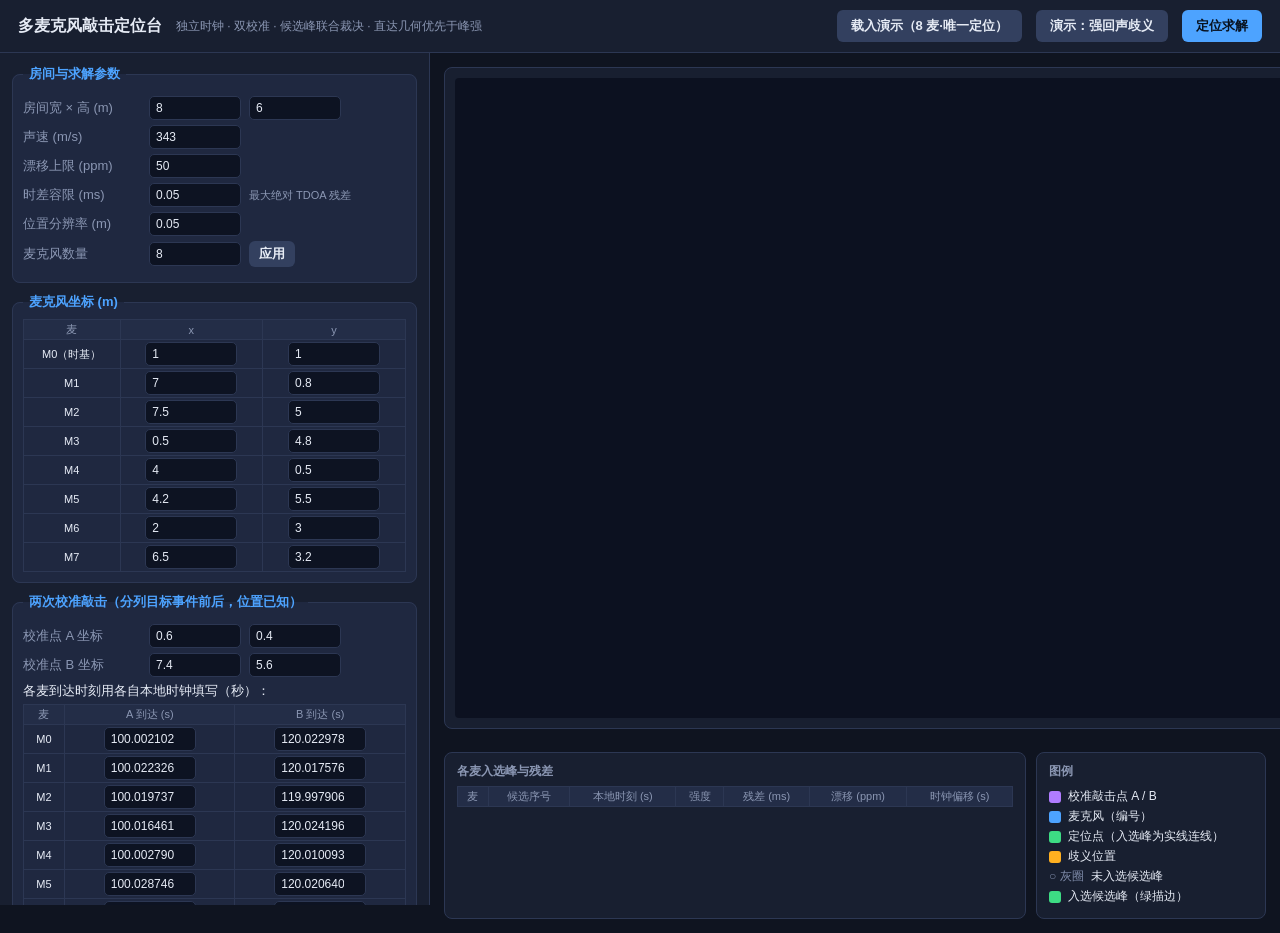
<file: app/static/index.html>
<!DOCTYPE html>
<html lang="zh-CN">
<head>
<meta charset="UTF-8">
<meta name="viewport" content="width=device-width, initial-scale=1.0">
<title>多麦克风敲击定位台</title>
<style>
  :root {
    --bg: #0f1420; --panel: #181f30; --panel2: #1f2840; --line: #2c3753;
    --text: #e6ebf5; --muted: #8b97b3; --accent: #4da3ff; --ok: #3ddc84;
    --warn: #ffb020; --err: #ff5c5c; --mic: #4da3ff; --src: #3ddc84;
    --alt: #ffb020; --calib: #b07cff;
  }
  * { box-sizing: border-box; }
  body {
    margin: 0; font-family: -apple-system, "Segoe UI", "PingFang SC",
      "Microsoft YaHei", sans-serif;
    background: var(--bg); color: var(--text); font-size: 13px;
  }
  header {
    padding: 10px 18px; background: var(--panel); border-bottom: 1px solid var(--line);
    display: flex; align-items: center; gap: 14px; flex-wrap: wrap;
  }
  header h1 { font-size: 16px; margin: 0; font-weight: 600; }
  header .sub { color: var(--muted); font-size: 12px; }
  .layout { display: flex; min-height: calc(100vh - 48px); }
  .sidebar {
    width: 430px; min-width: 430px; max-height: calc(100vh - 48px);
    overflow-y: auto; padding: 12px; border-right: 1px solid var(--line);
    background: var(--panel);
  }
  .main { flex: 1; padding: 14px; overflow: auto; }
  fieldset {
    border: 1px solid var(--line); border-radius: 8px; margin: 0 0 10px;
    padding: 8px 10px 10px; background: var(--panel2);
  }
  legend { padding: 0 6px; color: var(--accent); font-weight: 600; }
  .row { display: flex; gap: 8px; align-items: center; margin: 5px 0; flex-wrap: wrap; }
  .row label { color: var(--muted); min-width: 118px; }
  .row .hint { color: var(--muted); font-size: 11px; }
  input[type=number], input[type=text] {
    background: #0d1322; border: 1px solid var(--line); color: var(--text);
    border-radius: 5px; padding: 4px 6px; width: 92px; font-size: 12px;
  }
  input.wide { width: 150px; }
  button {
    background: var(--accent); color: #08111f; border: 0; border-radius: 6px;
    padding: 7px 14px; font-weight: 600; cursor: pointer; font-size: 13px;
  }
  button:hover { filter: brightness(1.1); }
  button.secondary { background: #33405f; color: var(--text); }
  table { border-collapse: collapse; width: 100%; font-size: 11px; }
  th, td { border: 1px solid var(--line); padding: 2px 4px; text-align: center; }
  th { background: #232d47; color: var(--muted); font-weight: 500; }
  td input { width: 100%; min-width: 46px; padding: 2px 3px; }
  .scroll-x { overflow-x: auto; }
  #canvas-wrap {
    background: var(--panel); border: 1px solid var(--line); border-radius: 8px;
    padding: 10px; display: inline-block;
  }
  canvas { background: #0c1120; border-radius: 4px; display: block; }
  .status-bar {
    margin-top: 10px; padding: 9px 12px; border-radius: 7px; font-weight: 600;
    display: none;
  }
  .status-ok { background: rgba(61,220,132,.12); border: 1px solid var(--ok); color: var(--ok); display:block; }
  .status-amb { background: rgba(255,176,32,.12); border: 1px solid var(--warn); color: var(--warn); display:block; }
  .status-err { background: rgba(255,92,92,.12); border: 1px solid var(--err); color: var(--err); display:block; }
  .cards { display: flex; gap: 10px; margin-top: 10px; flex-wrap: wrap; }
  .card {
    background: var(--panel); border: 1px solid var(--line); border-radius: 8px;
    padding: 10px 12px; min-width: 200px;
  }
  .card h3 { margin: 0 0 6px; font-size: 12px; color: var(--muted); font-weight: 600; }
  .card .v { font-size: 15px; font-weight: 600; }
  .legend-list { margin: 8px 0 0; padding: 0; list-style: none; font-size: 12px; }
  .legend-list li { margin: 3px 0; display: flex; align-items: center; gap: 7px; }
  .swatch { width: 12px; height: 12px; border-radius: 3px; display: inline-block; }
  .alt-sol { cursor: pointer; }
  .alt-sol:hover { text-decoration: underline; }
  #mic-resid-table td.good { color: var(--ok); }
  #mic-resid-table td.bad { color: var(--err); }
  .peaksel { font-weight: 700; color: var(--ok); }
</style>
</head>
<body>
<header>
  <h1>多麦克风敲击定位台</h1>
  <span class="sub">独立时钟 · 双校准 · 候选峰联合裁决 · 直达几何优先于峰强</span>
  <span style="flex:1"></span>
  <button class="secondary" id="btn-demo">载入演示（8 麦·唯一定位）</button>
  <button class="secondary" id="btn-demo-amb">演示：强回声歧义</button>
  <button id="btn-solve">定位求解</button>
</header>

<div class="layout">
  <div class="sidebar">
    <fieldset>
      <legend>房间与求解参数</legend>
      <div class="row"><label>房间宽 × 高 (m)</label>
        <input type="number" id="room-w" value="8" step="0.1" min="0.1">
        <input type="number" id="room-h" value="6" step="0.1" min="0.1">
      </div>
      <div class="row"><label>声速 (m/s)</label>
        <input type="number" id="speed" value="343" step="1" min="0.001">
      </div>
      <div class="row"><label>漂移上限 (ppm)</label>
        <input type="number" id="drift" value="50" step="1" min="0">
      </div>
      <div class="row"><label>时差容限 (ms)</label>
        <input type="number" id="tol" value="0.05" step="0.01" min="0">
        <span class="hint">最大绝对 TDOA 残差</span>
      </div>
      <div class="row"><label>位置分辨率 (m)</label>
        <input type="number" id="res" value="0.05" step="0.01" min="0.001">
      </div>
      <div class="row"><label>麦克风数量</label>
        <input type="number" id="nmics" value="8" min="4" max="8" step="1">
        <button class="secondary" id="btn-apply-mics" style="padding:4px 10px">应用</button>
      </div>
    </fieldset>

    <fieldset>
      <legend>麦克风坐标 (m)</legend>
      <div class="scroll-x"><table id="mic-table"></table></div>
    </fieldset>

    <fieldset>
      <legend>两次校准敲击（分列目标事件前后，位置已知）</legend>
      <div class="row"><label>校准点 A 坐标</label>
        <input type="number" id="cal-ax" step="0.1"> <input type="number" id="cal-ay" step="0.1">
      </div>
      <div class="row"><label>校准点 B 坐标</label>
        <input type="number" id="cal-bx" step="0.1"> <input type="number" id="cal-by" step="0.1">
      </div>
      <div class="hint" style="margin:4px 0">各麦到达时刻用各自本地时钟填写（秒）：</div>
      <div class="scroll-x"><table id="cal-table"></table></div>
    </fieldset>

    <fieldset>
      <legend>目标敲击候选峰（每麦 1～12 个，时刻 s / 强度）</legend>
      <div id="cand-editor"></div>
    </fieldset>
  </div>

  <div class="main">
    <div id="canvas-wrap"><canvas id="map" width="860" height="640"></canvas></div>
    <div id="status" class="status-bar"></div>
    <div class="cards" id="cards"></div>
    <div class="cards">
      <div class="card" style="flex:1;min-width:320px">
        <h3>各麦入选峰与残差</h3>
        <div class="scroll-x"><table id="mic-resid-table">
          <thead><tr><th>麦</th><th>候选序号</th><th>本地时刻 (s)</th>
            <th>强度</th><th>残差 (ms)</th><th>漂移 (ppm)</th><th>时钟偏移 (s)</th></tr></thead>
          <tbody></tbody>
        </table></div>
      </div>
      <div class="card" style="min-width:230px">
        <h3>图例</h3>
        <ul class="legend-list">
          <li><span class="swatch" style="background:var(--calib)"></span>校准敲击点 A / B</li>
          <li><span class="swatch" style="background:var(--mic)"></span>麦克风（编号）</li>
          <li><span class="swatch" style="background:var(--ok)"></span>定位点（入选峰为实线连线）</li>
          <li><span class="swatch" style="background:var(--warn)"></span>歧义位置</li>
          <li><span style="color:#7e8aa8">○ 灰圈</span>未入选候选峰</li>
          <li><span class="swatch" style="background:var(--ok)"></span>入选候选峰（绿描边）</li>
        </ul>
      </div>
    </div>
  </div>
</div>

<script>
"use strict";
// ============================================================ 状态与工具
let NMICS = 8;
let lastView = null;

const $ = (id) => document.getElementById(id);
const num = (id) => parseFloat($(id).value);

// ============================================================ 表格构建
function buildMicTable() {
  const t = $("mic-table");
  let html = "<thead><tr><th>麦</th><th>x</th><th>y</th></tr></thead><tbody>";
  for (let i = 0; i < NMICS; i++) {
    html += `<tr><td>M${i}${i === 0 ? "（时基）" : ""}</td>`
      + `<td><input type="number" step="0.05" data-mx="${i}"></td>`
      + `<td><input type="number" step="0.05" data-my="${i}"></td></tr>`;
  }
  t.innerHTML = html + "</tbody>";
}

function buildCalibTable() {
  const t = $("cal-table");
  let html = "<thead><tr><th>麦</th><th>A 到达 (s)</th><th>B 到达 (s)</th></tr></thead><tbody>";
  for (let i = 0; i < NMICS; i++) {
    html += `<tr><td>M${i}</td>`
      + `<td><input type="number" step="0.0001" data-ca="${i}"></td>`
      + `<td><input type="number" step="0.0001" data-cb="${i}"></td></tr>`;
  }
  t.innerHTML = html + "</tbody>";
}

function buildCandEditor() {
  const box = $("cand-editor");
  let html = "";
  for (let i = 0; i < NMICS; i++) {
    html += `<div style="margin:6px 0"><div class="row" style="margin:2px 0">
      <label style="min-width:42px">M${i}</label>
      <button type="button" class="secondary" style="padding:2px 8px;font-size:11px"
        data-add="${i}">＋ 候选峰</button>
      <span class="hint" id="cand-count-${i}"></span></div>
      <div class="scroll-x"><table id="cand-table-${i}"></table></div></div>`;
  }
  box.innerHTML = html;
  for (let i = 0; i < NMICS; i++) {
    renderCandRows(i, 1);
  }
}

function candValues(i) {
  return [...document.querySelectorAll(`#cand-table-${i} tbody tr`)].map((tr) => {
    const ins = tr.querySelectorAll("input");
    return { t: ins[0].value, s: ins[1].value };
  });
}

function renderCandRows(i, vals) {
  if (typeof vals === "number") {
    const cur = candValues(i);
    while (cur.length < vals) cur.push({ t: "", s: "1" });
    vals = cur.slice(0, vals);
  }
  const t = $(`cand-table-${i}`);
  let html = "<thead><tr><th>#</th><th>到达时刻 (s)</th><th>强度</th><th></th></tr></thead><tbody>";
  vals.forEach((p, k) => {
    html += `<tr><td>${k}</td>`
      + `<td><input type="number" step="0.00001" data-ct="${i}" value="${p.t ?? ""}"></td>`
      + `<td><input type="number" step="0.01" min="0" data-cs="${i}" value="${p.s ?? "1"}"></td>`
      + `<td><button type="button" class="secondary" style="padding:1px 7px"
          data-del="${i}:${k}">×</button></td></tr>`;
  });
  t.innerHTML = html + "</tbody>";
  $(`cand-count-${i}`).textContent = `共 ${vals.length} 个候选`;
}

// 事件委托：新增 / 删除候选峰
document.addEventListener("click", (e) => {
  const add = e.target.closest("[data-add]");
  if (add) {
    const i = +add.dataset.add;
    const vals = candValues(i);
    if (vals.length < 12) renderCandRows(i, vals.concat([{ t: "", s: "1" }]));
    return;
  }
  const del = e.target.closest("[data-del]");
  if (del) {
    const [i, k] = del.dataset.del.split(":").map(Number);
    const vals = candValues(i);
    if (vals.length > 1) { vals.splice(k, 1); renderCandRows(i, vals); }
  }
});

function rebuildAll() {
  buildMicTable();
  buildCalibTable();
  buildCandEditor();
}

// ============================================================ 收集表单
function collectRequest() {
  const mics = [];
  for (let i = 0; i < NMICS; i++) {
    mics.push([parseFloat(document.querySelector(`[data-mx="${i}"]`).value),
               parseFloat(document.querySelector(`[data-my="${i}"]`).value)]);
  }
  const ca = [], cb = [];
  for (let i = 0; i < NMICS; i++) {
    ca.push(parseFloat(document.querySelector(`[data-ca="${i}"]`).value));
    cb.push(parseFloat(document.querySelector(`[data-cb="${i}"]`).value));
  }
  const candidates = [];
  for (let i = 0; i < NMICS; i++) {
    const rows = document.querySelectorAll(`#cand-table-${i} tbody tr`);
    const peaks = [];
    rows.forEach((tr) => {
      const ins = tr.querySelectorAll("input");
      const t = parseFloat(ins[0].value);
      const s = parseFloat(ins[1].value);
      if (Number.isFinite(t)) peaks.push({ t, strength: Number.isFinite(s) ? s : 0 });
    });
    candidates.push(peaks);
  }
  return {
    room_width: num("room-w"), room_height: num("room-h"),
    sound_speed: num("speed"), drift_ppm_limit: num("drift"),
    tdoa_tolerance: num("tol") / 1000.0,
    position_resolution: num("res"),
    microphones: mics,
    calib_pos_a: [num("cal-ax"), num("cal-ay")],
    calib_pos_b: [num("cal-bx"), num("cal-by")],
    calib_a: ca, calib_b: cb, candidates,
  };
}

// ============================================================ 演示数据
function makeDemo({ ambiguous = false } = {}) {
  const W = 8, H = 6, c = 343;
  const mics = [[1,1],[7,0.8],[7.5,5],[0.5,4.8],[4,0.5],[4.2,5.5],[2,3],[6.5,3.2]];
  const rates = [1, -4.89e-6 + 1, 28.69e-6 + 1, 15.79e-6 + 1, -32.47e-6 + 1,
                 38.05e-6 + 1, 20.89e-6 + 1, 22.89e-6 + 1];
  const offs = [0, 0.00412, -0.00731, 0.00205, -0.00388, 0.00674, -0.00193, 0.00516];
  const lt = (i, t) => rates[i] * t + offs[i];
  const pA = [0.6, 0.4], pB = [7.4, 5.6];
  const tA = 100.0, tB = 120.0;
  const dist = (p, q) => Math.hypot(p[0] - q[0], p[1] - q[1]);
  const ca = mics.map((m, i) => lt(i, tA + dist(pA, m) / c));
  const cb = mics.map((m, i) => lt(i, tB + dist(pB, m) / c));

  const src = [3.3, 4.1], tE = 110.0;
  // 伪随机（固定种子）
  let seed = 1234567;
  const rnd = () => { seed = (seed * 1103515245 + 12345) & 0x7fffffff; return seed / 0x7fffffff; };

  const candidates = mics.map((m, i) => {
    const direct = lt(i, tE + dist(src, m) / c);
    const peaks = [{ t: direct, strength: 0.15 }];
    if (ambiguous) {
      // 构造一个几何一致的“幻影源”：各麦加入同一幻影点走时产生的峰
      const phantom = [6.1, 2.2];
      peaks.push({ t: lt(i, tE + dist(phantom, m) / c), strength: 0.97 });
      while (peaks.length < 12) {
        peaks.push({ t: direct + 0.006 + rnd() * 0.028, strength: 0.5 + rnd() * 0.45 });
      }
    } else {
      while (peaks.length < 12) {
        peaks.push({ t: direct + 0.008 + rnd() * 0.03, strength: 0.6 + rnd() * 0.4 });
      }
    }
    // 打乱
    for (let k = peaks.length - 1; k > 0; k--) {
      const j = Math.floor(rnd() * (k + 1));
      [peaks[k], peaks[j]] = [peaks[j], peaks[k]];
    }
    return peaks;
  });

  return {
    room_width: W, room_height: H, sound_speed: c, drift_ppm_limit: 50,
    tdoa_tolerance: ambiguous ? 0.30 / 1000 : 0.05 / 1000,
    position_resolution: 0.05,
    microphones: mics, calib_pos_a: pA, calib_pos_b: pB,
    calib_a: ca, calib_b: cb, candidates,
  };
}

function fillForm(d) {
  $("room-w").value = d.room_width;
  $("room-h").value = d.room_height;
  $("speed").value = d.sound_speed;
  $("drift").value = d.drift_ppm_limit;
  $("tol").value = d.tdoa_tolerance * 1000;
  $("res").value = d.position_resolution;
  NMICS = d.microphones.length;
  $("nmics").value = NMICS;
  rebuildAll();
  d.microphones.forEach((m, i) => {
    document.querySelector(`[data-mx="${i}"]`).value = m[0];
    document.querySelector(`[data-my="${i}"]`).value = m[1];
  });
  $("cal-ax").value = d.calib_pos_a[0]; $("cal-ay").value = d.calib_pos_a[1];
  $("cal-bx").value = d.calib_pos_b[0]; $("cal-by").value = d.calib_pos_b[1];
  d.calib_a.forEach((v, i) => { document.querySelector(`[data-ca="${i}"]`).value = v.toFixed(6); });
  d.calib_b.forEach((v, i) => { document.querySelector(`[data-cb="${i}"]`).value = v.toFixed(6); });
  d.candidates.forEach((peaks, i) => {
    renderCandRows(i, peaks.length);
    peaks.forEach((p, k) => {
      const tr = document.querySelectorAll(`#cand-table-${i} tbody tr`)[k];
      const ins = tr.querySelectorAll("input");
      ins[0].value = p.t.toFixed(6);
      ins[1].value = p.strength.toFixed(2);
    });
  });
}

// ============================================================ 地图绘制
function drawMap(result, focusSol) {
  const cv = $("map");
  const ctx = cv.getContext("2d");
  const [W, H] = result.room;
  const pad = 50;
  const scale = Math.min((cv.width - pad * 2) / W, (cv.height - pad * 2) / H);
  const ox = pad, oy = pad;
  const X = (x) => ox + x * scale;
  const Y = (y) => cv.height - (oy + y * scale);

  ctx.clearRect(0, 0, cv.width, cv.height);
  // 网格
  ctx.strokeStyle = "#1b2540"; ctx.lineWidth = 1;
  const step = 1;
  for (let x = 0; x <= W + 1e-9; x += step) {
    ctx.beginPath(); ctx.moveTo(X(x), Y(0)); ctx.lineTo(X(x), Y(H)); ctx.stroke();
  }
  for (let y = 0; y <= H + 1e-9; y += step) {
    ctx.beginPath(); ctx.moveTo(X(0), Y(y)); ctx.lineTo(X(W), Y(y)); ctx.stroke();
  }
  // 房间边界
  ctx.strokeStyle = "#5a6b96"; ctx.lineWidth = 2;
  ctx.strokeRect(X(0), Y(H), W * scale, H * scale);

  // 校准点
  const drawCalib = (p, label, color) => {
    ctx.fillStyle = color; ctx.strokeStyle = "#fff3";
    ctx.beginPath();
    ctx.moveTo(X(p[0]), Y(p[1]) - 11);
    ctx.lineTo(X(p[0]) + 10, Y(p[1]) + 7);
    ctx.lineTo(X(p[0]) - 10, Y(p[1]) + 7);
    ctx.closePath(); ctx.fill(); ctx.stroke();
    ctx.fillStyle = "#08111f"; ctx.font = "bold 10px sans-serif";
    ctx.textAlign = "center"; ctx.fillText(label, X(p[0]), Y(p[1]) + 4);
  };
  drawCalib(result.calib_positions[0], "A", "#b07cff");
  drawCalib(result.calib_positions[1], "B", "#b07cff");

  // 候选峰（画在每个麦周围的小圈，按时间展开）
  result.microphones.forEach((m, i) => {
    const peaks = result.candidates[i];
    peaks.forEach((p, k) => {
      const ang = (k / peaks.length) * Math.PI * 1.6 - Math.PI * 0.8;
      const rr = 20 + (p.strength || 0) * 9;
      const px = X(m[0]) + Math.cos(ang) * rr;
      const py = Y(m[1]) + Math.sin(ang) * rr;
      const selected = focusSol && focusSol.peak_indices[i] === k;
      ctx.beginPath();
      ctx.arc(px, py, selected ? 5 : 3.5, 0, Math.PI * 2);
      if (selected) {
        ctx.fillStyle = "#3ddc84"; ctx.fill();
        ctx.strokeStyle = "#d8ffe9"; ctx.lineWidth = 1.5; ctx.stroke();
      } else {
        ctx.fillStyle = `rgba(150,170,210,${0.25 + Math.min((p.strength||0),1) * 0.4})`;
        ctx.fill();
        ctx.strokeStyle = "#7e8aa8"; ctx.lineWidth = 0.8; ctx.stroke();
      }
    });
  });

  // 定位点与各麦连线
  const sols = [];
  if (result.solution) sols.push({ sol: result.solution, main: true });
  (result.alternatives || []).forEach((s) => sols.push({ sol: s, main: false }));
  sols.forEach(({ sol, main }) => {
    if (!main && focusSol !== sol) return;
    const color = main ? "#3ddc84" : "#ffb020";
    ctx.strokeStyle = main ? "rgba(61,220,132,.55)" : "rgba(255,176,32,.4)";
    ctx.lineWidth = main ? 1.6 : 1;
    sol.peak_indices.forEach((k, i) => {
      ctx.beginPath();
      ctx.moveTo(X(sol.position[0]), Y(sol.position[1]));
      ctx.lineTo(X(result.microphones[i][0]), Y(result.microphones[i][1]));
      ctx.stroke();
    });
    // 分辨率圈
    ctx.beginPath();
    ctx.arc(X(sol.position[0]), Y(sol.position[1]),
            result.resolution * scale, 0, Math.PI * 2);
    ctx.strokeStyle = color + "66"; ctx.lineWidth = 1; ctx.stroke();
    // 定位点
    ctx.beginPath();
    ctx.arc(X(sol.position[0]), Y(sol.position[1]), main ? 8 : 6, 0, Math.PI * 2);
    ctx.fillStyle = color; ctx.fill();
    ctx.strokeStyle = "#fff"; ctx.lineWidth = 1.5; ctx.stroke();
    ctx.fillStyle = color; ctx.font = "bold 12px sans-serif";
    ctx.textAlign = "left";
    ctx.fillText(main ? "定位点" : "歧义点", X(sol.position[0]) + 10,
                 Y(sol.position[1]) - 8);
  });

  // 麦克风
  result.microphones.forEach((m, i) => {
    ctx.beginPath();
    ctx.arc(X(m[0]), Y(m[1]), 7, 0, Math.PI * 2);
    ctx.fillStyle = "#4da3ff"; ctx.fill();
    ctx.strokeStyle = "#cfe6ff"; ctx.lineWidth = 1.2; ctx.stroke();
    ctx.fillStyle = "#08111f"; ctx.font = "bold 9px sans-serif";
    ctx.textAlign = "center";
    ctx.fillText(String(i), X(m[0]), Y(m[1]) + 3);
  });
}

// ============================================================ 结果渲染
function showError(result, view) {
  const bar = $("status");
  bar.className = "status-bar status-err";
  const reasons = {
    INVALID_INPUT: "输入无效",
    MICS_COLLINEAR: "麦克风共线",
    CALIB_REVERSED: "校准时刻倒序",
    DRIFT_EXCEEDED: "时钟漂移越界",
    TARGET_OUTSIDE_CALIBRATION: "目标候选峰不在两次校准事件之间",
    NO_CONSISTENT_SOLUTION: "无一致解",
  };
  bar.textContent = `✗ ${reasons[result.status] || result.status}：${result.message}`;
  $("cards").innerHTML = result.nearest
    ? `<div class="card"><h3>最近似解（超差，仅供排查）</h3>
       <div class="v" style="color:var(--err)">(${result.nearest.position[0].toFixed(3)},
       ${result.nearest.position[1].toFixed(3)})</div>
       <div style="color:var(--muted)">最大残差 ${(result.nearest.max_residual*1000).toFixed(4)} ms
       ＞ 容限 ${(view.tol*1000).toFixed(3)} ms</div></div>`
    : "";
  if (result.nearest) {
    view.solution = result.nearest;
    view.alternatives = [];
    drawMap(view, result.nearest);
    renderResidTable(view, result.nearest);
  } else {
    document.querySelector("#mic-resid-table tbody").innerHTML = "";
    drawMap(view, null);
  }
}

function buildView(body) {
  return {
    room: [body.room_width, body.room_height],
    microphones: body.microphones,
    calib_positions: [body.calib_pos_a, body.calib_pos_b],
    resolution: body.position_resolution,
    tol: body.tdoa_tolerance,
    candidates: body.candidates.map((ps) =>
      ps.map((p) => ({ strength: p.strength }))),
  };
}

function renderResult(result) {
  drawMap(result, result.solution);
  const bar = $("status");
  if (result.status === "OK") {
    bar.className = "status-bar status-ok";
    bar.textContent = `✓ ${result.message}｜求解耗时 ${result.solve_ms.toFixed(0)} ms`;
  } else if (result.status === "AMBIGUOUS") {
    bar.className = "status-bar status-amb";
    bar.textContent = `⚠ ${result.message}｜最优解残差最小；求解耗时 ${result.solve_ms.toFixed(0)} ms`;
  } else {
    showError(result, lastView);
    return;
  }
  renderCards(result);
  renderResidTable(result, result.solution);
}

function renderCards(result) {
  const cards = $("cards");
  if (!result.solution) { cards.innerHTML = ""; return; }
  const s = result.solution;
  const amb = (result.alternatives || []).map((a, i) =>
    `<div class="alt-sol" style="color:var(--alt)" data-alt="${i}">
       歧义 ${i + 1}: (${a.position[0].toFixed(2)}, ${a.position[1].toFixed(2)})
       — 残差 ${(a.max_residual * 1000).toFixed(4)} ms
     </div>`).join("");
  cards.innerHTML = `
    <div class="card"><h3>定位坐标 (m)</h3>
      <div class="v" style="color:var(--ok)">(${s.position[0].toFixed(3)}, ${s.position[1].toFixed(3)})</div></div>
    <div class="card"><h3>最大绝对时差残差</h3>
      <div class="v">${(s.max_residual * 1000).toFixed(4)} ms</div>
      <div style="color:var(--muted)">容限 ${(result.tol * 1000).toFixed(3)} ms</div></div>
    <div class="card"><h3>入选候选序号</h3>
      <div class="v">[${s.peak_indices.join(", ")}]</div></div>
    <div class="card"><h3>估计发射时刻（首麦时标 s）</h3>
      <div class="v">${s.emission_time_ref.toFixed(5)}</div></div>
    <div class="card"><h3>求解耗时</h3>
      <div class="v">${result.solve_ms.toFixed(0)} ms</div></div>
    ${amb ? `<div class="card"><h3>歧义位置（点击查看）</h3>${amb}</div>` : ""}
  `;
  cards.querySelectorAll("[data-alt]").forEach((el) => {
    el.addEventListener("click", () => {
      const a = result.alternatives[+el.dataset.alt];
      drawMap(result, a);
      renderResidTable(result, a);
    });
  });
}

function renderResidTable(result, sol) {
  const tb = document.querySelector("#mic-resid-table tbody");
  const tolMs = result.tol * 1000;
  tb.innerHTML = result.microphones.map((m, i) => {
    const d = sol.mics[i];
    const cal = result.calibration[i];
    const rMs = d.residual * 1000;
    const cls = Math.abs(rMs) <= tolMs ? "good" : "bad";
    return `<tr>
      <td>M${i}${i === 0 ? " ★" : ""}</td>
      <td class="peaksel">${d.peak_index}</td>
      <td>${d.t_local.toFixed(6)}</td>
      <td>${d.strength.toFixed(2)}</td>
      <td class="${cls}">${rMs.toFixed(4)}</td>
      <td>${cal.drift_ppm.toFixed(2)}</td>
      <td>${cal.offset.toFixed(6)}</td>
    </tr>`;
  }).join("");
}

// ============================================================ 事件
$("btn-apply-mics").addEventListener("click", () => {
  const n = Math.max(4, Math.min(8, parseInt($("nmics").value, 10) || 4));
  $("nmics").value = n;
  NMICS = n;
  rebuildAll();
});

$("btn-demo").addEventListener("click", () => {
  fillForm(makeDemo({ ambiguous: false }));
  runSolve();
});
$("btn-demo-amb").addEventListener("click", () => {
  fillForm(makeDemo({ ambiguous: true }));
  runSolve();
});
$("btn-solve").addEventListener("click", runSolve);

async function runSolve() {
  const btn = $("btn-solve");
  btn.disabled = true; btn.textContent = "求解中…";
  try {
    const body = collectRequest();
    const resp = await fetch("/api/locate", {
      method: "POST", headers: { "Content-Type": "application/json" },
      body: JSON.stringify(body),
    });
    const result = await resp.json();
    if (result.status === "OK" || result.status === "AMBIGUOUS") {
      lastView = result;
      renderResult(result);
    } else {
      const view = buildView(body);
      if (result.calibration) view.calibration = result.calibration;
      else view.calibration = body.microphones.map(() => ({ drift_ppm: NaN, offset: NaN }));
      lastView = view;
      showError(result, view);
    }
  } catch (e) {
    const bar = $("status");
    bar.className = "status-bar status-err";
    bar.textContent = "✗ 请求失败：" + e.message;
  } finally {
    btn.disabled = false; btn.textContent = "定位求解";
  }
}

// ============================================================ 初始化
rebuildAll();
fillForm(makeDemo({ ambiguous: false }));
</script>
</body>
</html>
</file>
